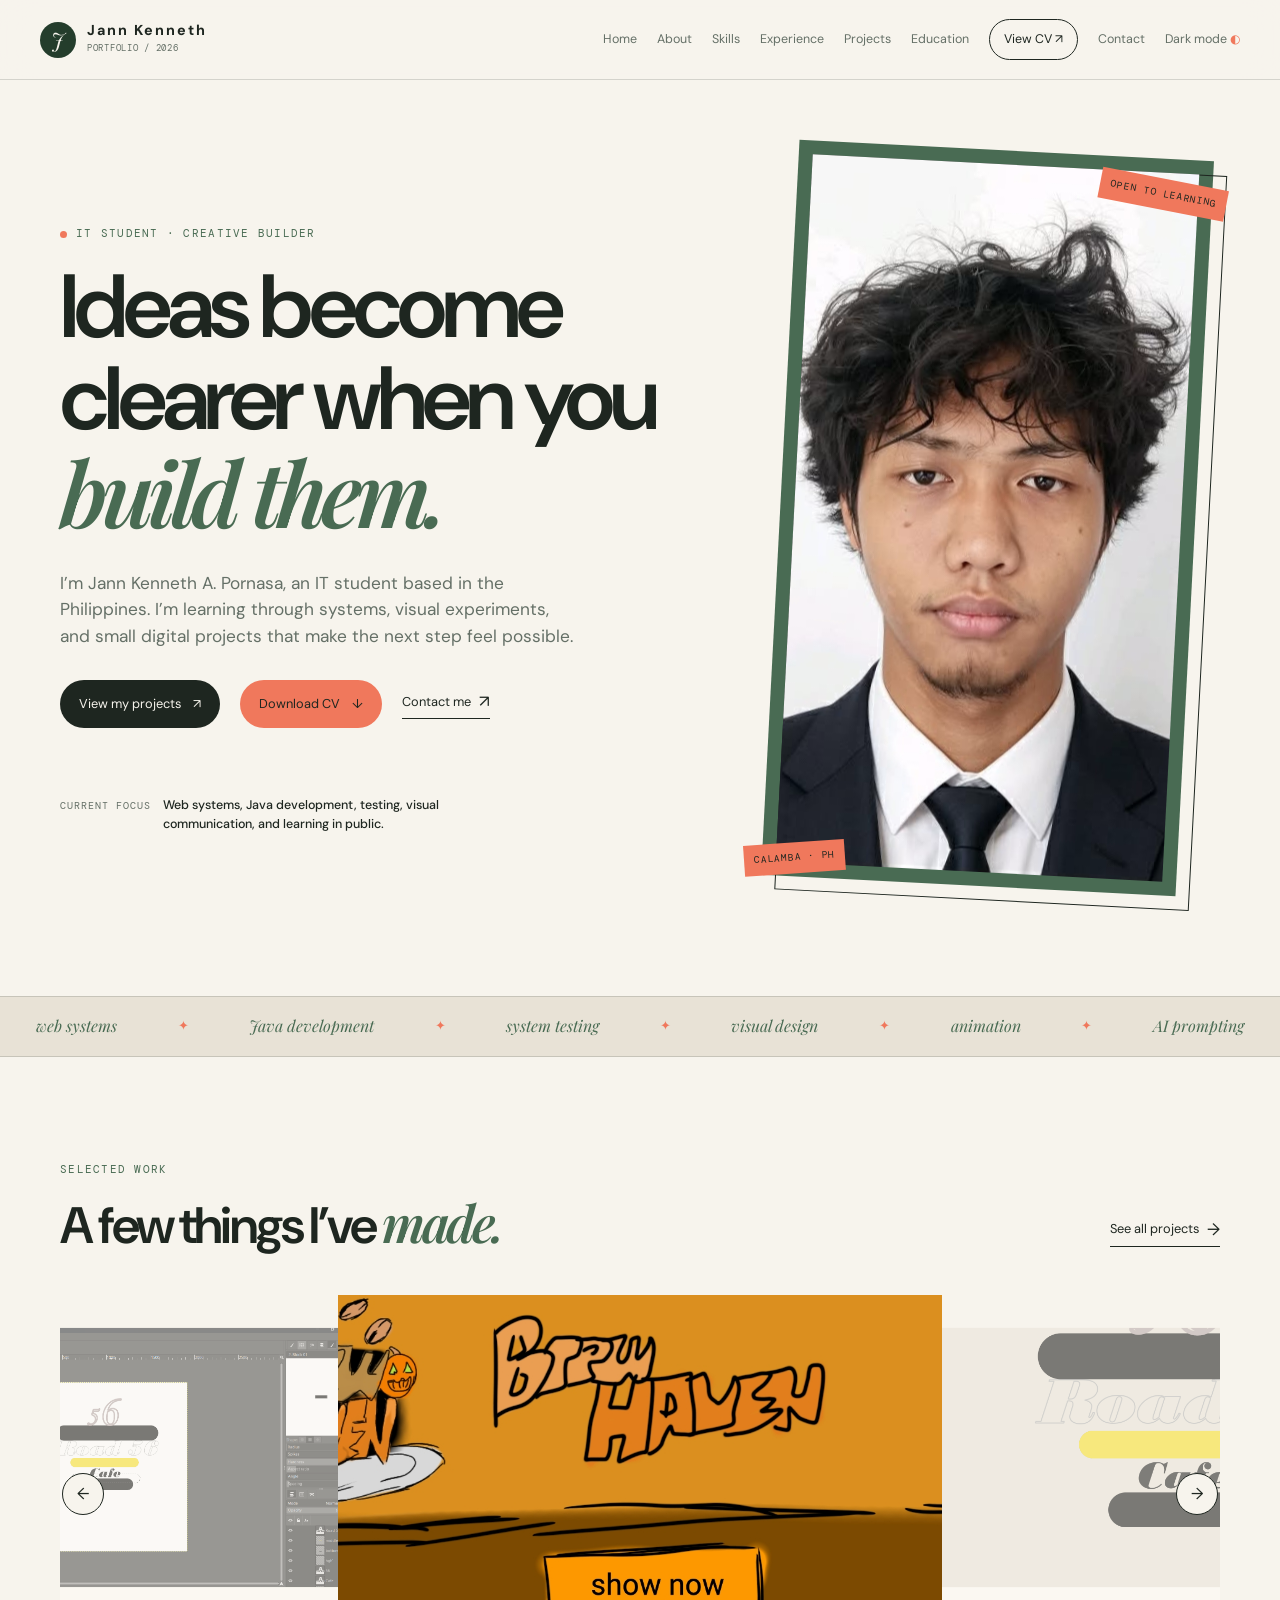
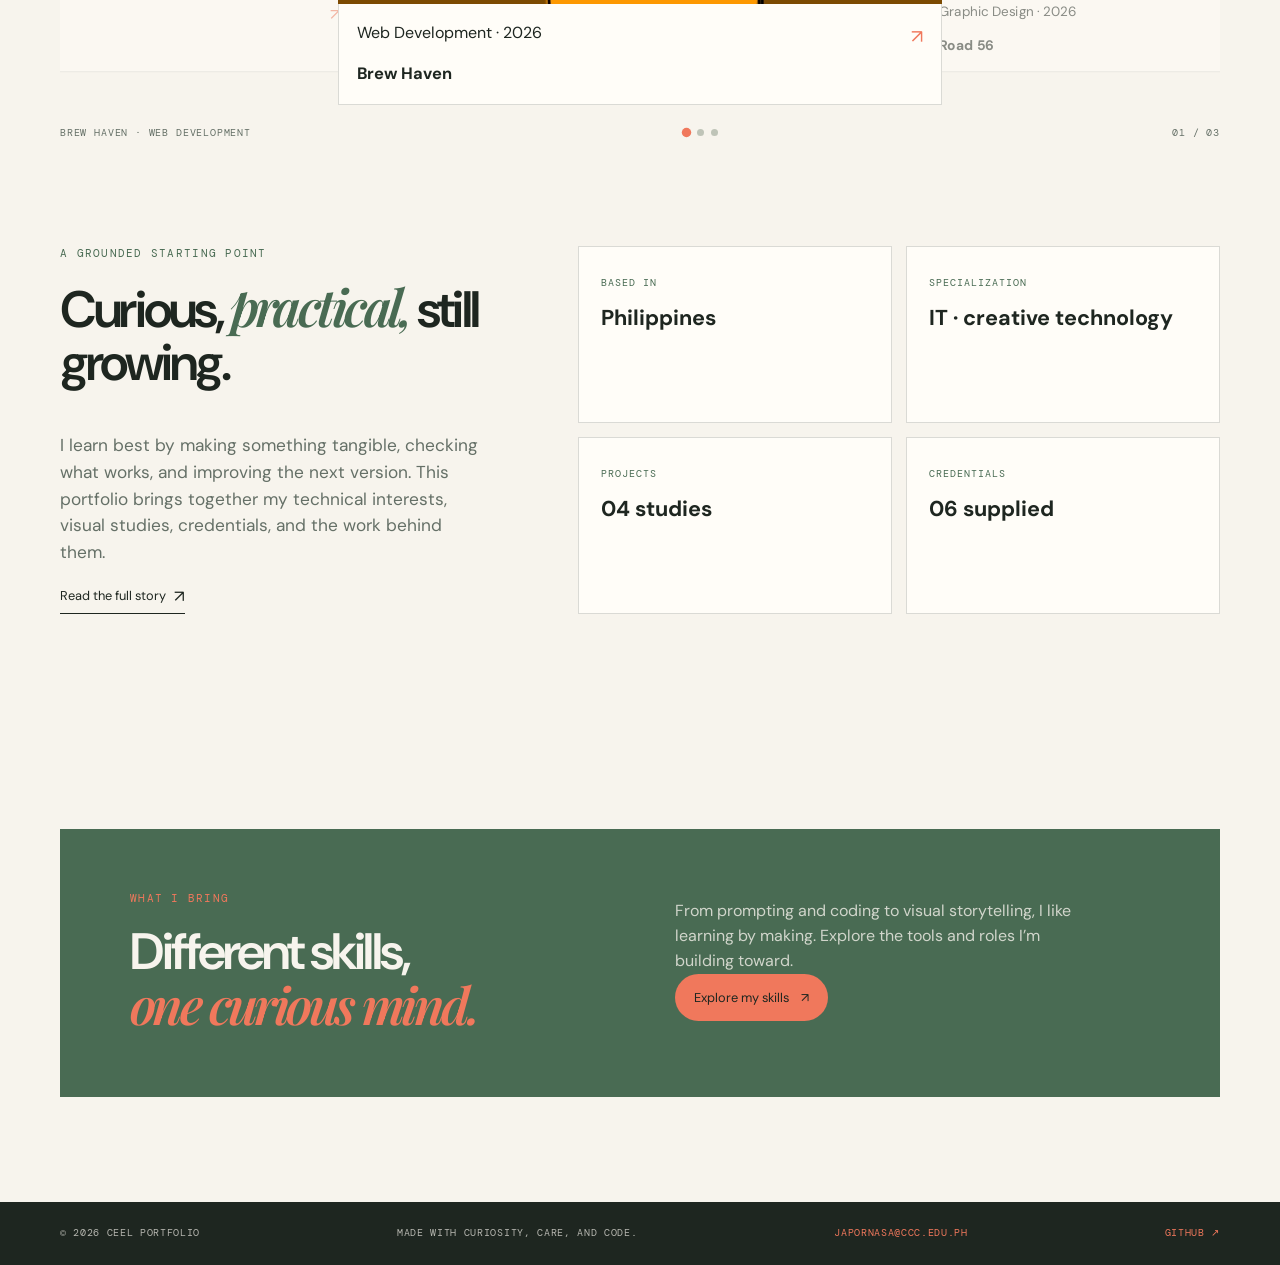
<file: index.html>
<!doctype html>
<html lang="en">
<head>
  <meta charset="UTF-8"><meta name="viewport" content="width=device-width, initial-scale=1">
  <meta name="description" content="Jann Kenneth A. Pornasa — IT student and creative technology builder in the Philippines.">
  <meta property="og:title" content="Jann Kenneth A. Pornasa | CEEL Portfolio"><meta property="og:description" content="A practical, visual learning archive of systems, projects, and credentials."><meta property="og:type" content="website"><meta property="og:image" content="images/profile/profile.jpg">
  <link rel="canonical" href="/"><link rel="icon" href="favicon.svg" type="image/svg+xml"><link rel="manifest" href="site.webmanifest"><link rel="stylesheet" href="styles.css">
  <title>Jann Kenneth A. Pornasa | CEEL Portfolio</title>
</head>
<body data-page="home">
  <a class="skip-link" href="#main">Skip to content</a>
  <header class="site-header"><a class="brand" href="index.html" aria-label="CEEL Portfolio home"><span class="brand-mark">J</span><span><strong>Jann Kenneth</strong><small>portfolio / <span data-year>2026</span></small></span></a><button class="menu-toggle" type="button" aria-expanded="false" aria-controls="site-nav">Menu</button><nav class="site-nav" id="site-nav" aria-label="Primary navigation"><a data-page-link="home" href="index.html">Home</a><a data-page-link="about" href="about.html">About</a><a data-page-link="skills" href="skills.html">Skills</a><a data-page-link="experience" href="experience.html">Experience</a><a data-page-link="projects" href="projects.html">Projects</a><a data-page-link="education" href="education.html">Education</a><a data-page-link="cv" class="nav-pill" href="cv.html">View CV <span aria-hidden="true">↗</span></a><a data-page-link="contact" href="contact.html">Contact</a><button id="themeToggle" class="theme-toggle" type="button" aria-pressed="false">Dark mode <span aria-hidden="true">◐</span></button></nav></header>
  <main id="main">
    <section class="hero container"><div><p class="eyebrow"><span class="eyebrow-dot"></span> IT student · creative builder</p><h1>Ideas become clearer when you <em>build them.</em></h1><p class="hero-lede">I’m Jann Kenneth A. Pornasa, an IT student based in the Philippines. I’m learning through systems, visual experiments, and small digital projects that make the next step feel possible.</p><div class="hero-actions"><a class="button button-dark" href="projects.html">View my projects <span aria-hidden="true">↗</span></a><a class="button button-coral" href="assets/cv/Jann-Kenneth-Pornasa-CV.pdf" download>Download CV <span aria-hidden="true">↓</span></a><a class="text-link" href="contact.html">Contact me <span aria-hidden="true">↗</span></a></div><div class="hero-note"><span>Current focus</span><strong>Web systems, Java development, testing, visual communication, and learning in public.</strong></div></div><div class="hero-portrait-wrap"><div class="portrait-frame"><img src="images/profile/profile.jpg" alt="Portrait of Jann Kenneth A. Pornasa" width="720" height="708" fetchpriority="high"><span class="portrait-tag tag-top">open to learning</span><span class="portrait-tag tag-bottom">Calamba · PH</span></div></div></section>
    <section class="marquee-strip" aria-label="Areas of interest"><div class="marquee-track"><span>web systems</span><i>✦</i><span>Java development</span><i>✦</i><span>system testing</span><i>✦</i><span>visual design</span><i>✦</i><span>animation</span><i>✦</i><span>AI prompting</span></div></section>
    <section class="featured container section-space"><div class="section-heading"><div><p class="eyebrow">Selected work</p><h2>A few things I’ve <em>made.</em></h2></div><a class="text-link" href="projects.html">See all projects <span aria-hidden="true">→</span></a></div><div class="carousel-shell" id="featuredCarousel" aria-label="Featured projects"><button class="carousel-control carousel-prev" type="button" aria-label="Previous featured project">←</button><div class="carousel-viewport"><div class="carousel-track" id="featuredTrack"></div></div><button class="carousel-control carousel-next" type="button" aria-label="Next featured project">→</button><div class="carousel-meta"><p id="carouselCaption">Featured work</p><div class="carousel-dots" id="carouselDots" aria-label="Choose featured project"></div><p class="carousel-count" id="carouselCount">01 / 03</p></div></div></section>
    <section class="home-slice container"><div class="home-slice-copy"><p class="eyebrow">A grounded starting point</p><h2>Curious, <em>practical,</em> still growing.</h2><p>I learn best by making something tangible, checking what works, and improving the next version. This portfolio brings together my technical interests, visual studies, credentials, and the work behind them.</p><a class="text-link" href="about.html">Read the full story <span aria-hidden="true">↗</span></a></div><div class="home-facts"><div class="fact-card"><span>Based in</span><strong>Philippines</strong></div><div class="fact-card"><span>Specialization</span><strong>IT · creative technology</strong></div><div class="fact-card"><span>Projects</span><strong>04 studies</strong></div><div class="fact-card"><span>Credentials</span><strong>06 supplied</strong></div></div></section>
    <section class="container section-space"><div class="teaser-card"><div><p class="eyebrow">What I bring</p><h2>Different skills,<br><em>one curious mind.</em></h2></div><div><p>From prompting and coding to visual storytelling, I like learning by making. Explore the tools and roles I’m building toward.</p><a class="button button-coral" href="skills.html">Explore my skills <span aria-hidden="true">↗</span></a></div></div></section>
  </main>
  <footer class="site-footer"><div class="container footer-inner"><span>© <span data-year>2026</span> CEEL Portfolio</span><span>Made with curiosity, care, and code.</span><a data-contact-email href="mailto:japornasa@ccc.edu.ph">japornasa@ccc.edu.ph</a><a class="footer-social" href="https://github.com/kirarara100" target="_blank" rel="noopener noreferrer">GitHub ↗</a></div></footer>
  <script src="script.js" defer></script>
</body></html>
</file>
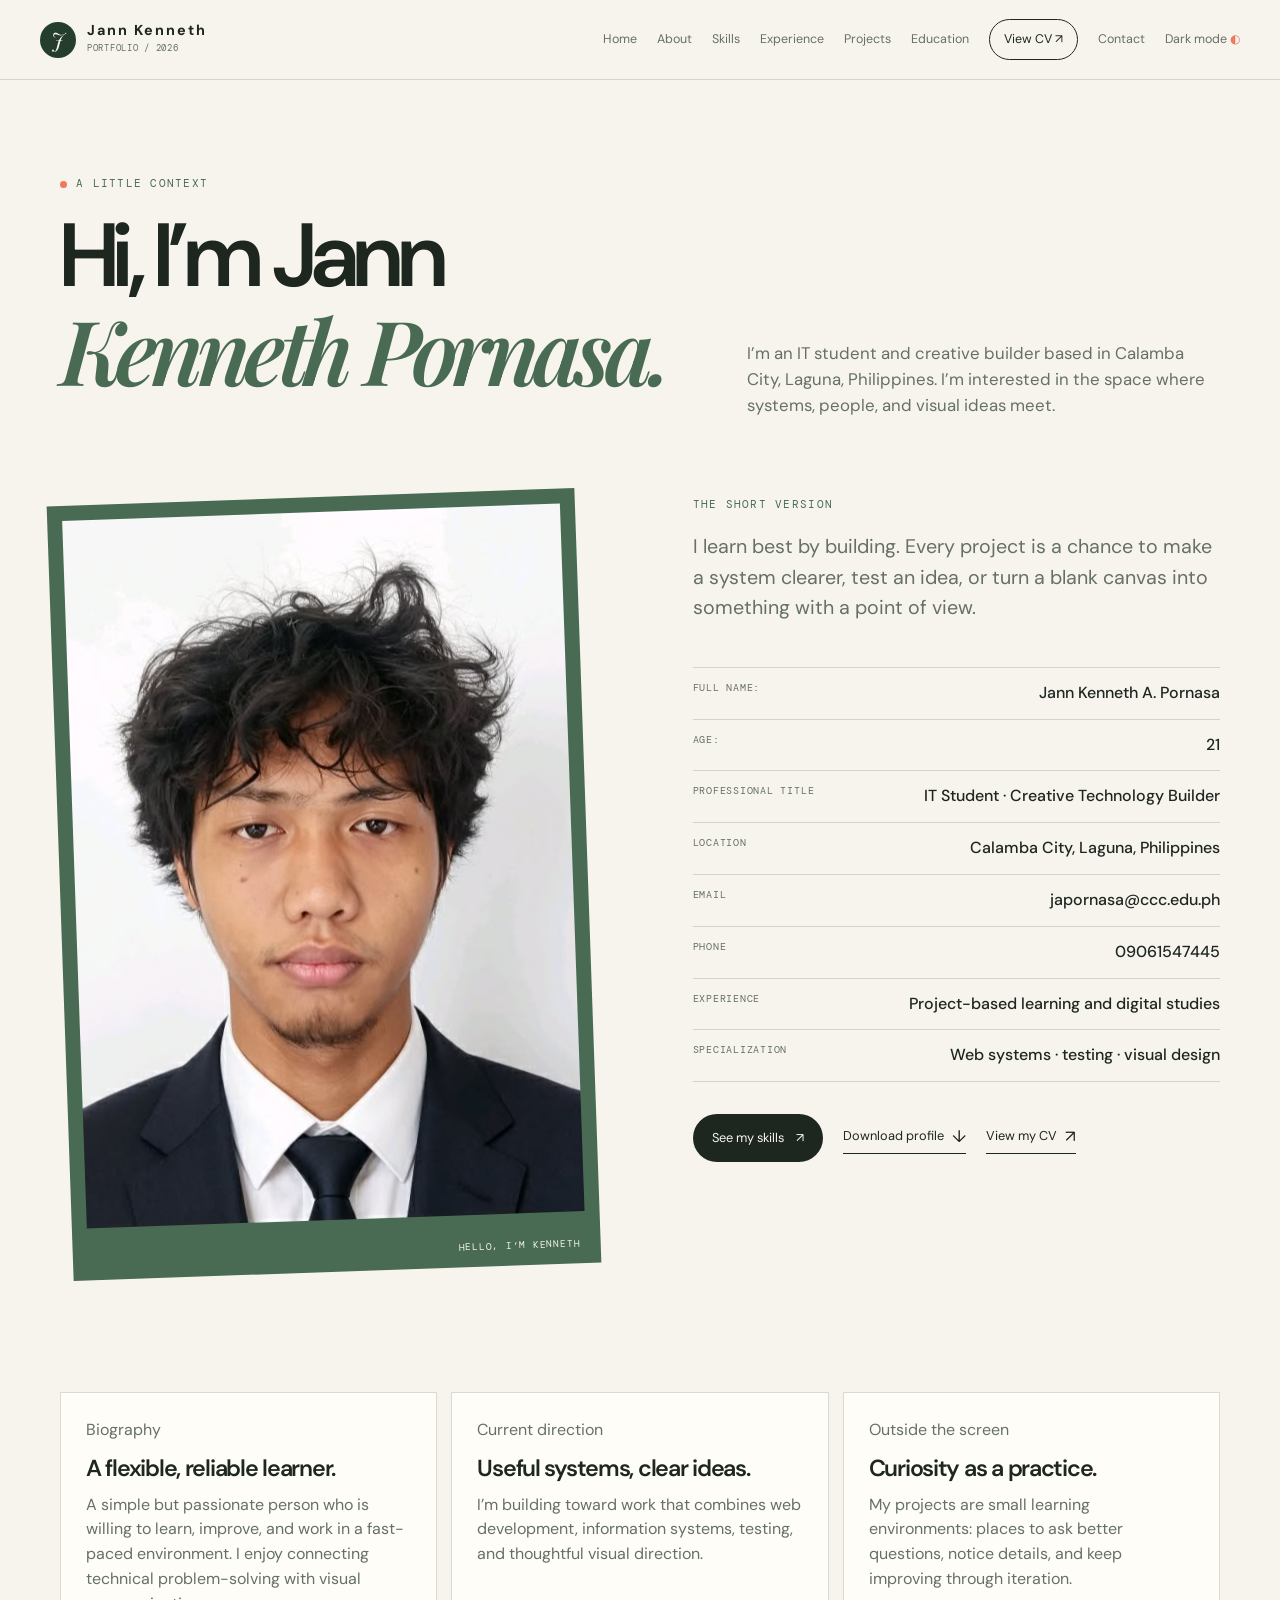
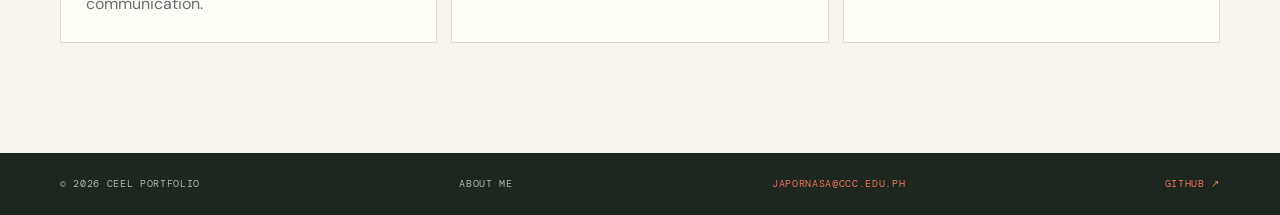
<file: about.html>
<!doctype html>
<html lang="en"><head><meta charset="UTF-8"><meta name="viewport" content="width=device-width, initial-scale=1"><meta name="description" content="About Jann Kenneth A. Pornasa, IT student and creative technology builder."><meta property="og:title" content="About Jann Kenneth A. Pornasa | CEEL Portfolio"><link rel="canonical" href="/about.html"><link rel="icon" href="favicon.svg" type="image/svg+xml"><link rel="manifest" href="site.webmanifest"><link rel="stylesheet" href="styles.css"><title>About | CEEL Portfolio</title></head>
<body data-page="about"><a class="skip-link" href="#main">Skip to content</a><header class="site-header"><a class="brand" href="index.html" aria-label="CEEL Portfolio home"><span class="brand-mark">J</span><span><strong>Jann Kenneth</strong><small>portfolio / <span data-year>2026</span></small></span></a><button class="menu-toggle" type="button" aria-expanded="false" aria-controls="site-nav">Menu</button><nav class="site-nav" id="site-nav" aria-label="Primary navigation"><a data-page-link="home" href="index.html">Home</a><a data-page-link="about" href="about.html">About</a><a data-page-link="skills" href="skills.html">Skills</a><a data-page-link="experience" href="experience.html">Experience</a><a data-page-link="projects" href="projects.html">Projects</a><a data-page-link="education" href="education.html">Education</a><a data-page-link="cv" class="nav-pill" href="cv.html">View CV <span aria-hidden="true">↗</span></a><a data-page-link="contact" href="contact.html">Contact</a><button id="themeToggle" class="theme-toggle" type="button" aria-pressed="false">Dark mode <span aria-hidden="true">◐</span></button></nav></header>
<main id="main"><section class="page-hero container page-hero-split"><div><p class="eyebrow"><span class="eyebrow-dot"></span> A little context</p><h1>Hi, I’m Jann<br><em>Kenneth Pornasa.</em></h1></div><p>I’m an IT student and creative builder based in Calamba City, Laguna, Philippines. I’m interested in the space where systems, people, and visual ideas meet.</p></section><section class="about-grid container"><div class="about-image"><img src="images/profile/profile.jpg" alt="Portrait of Jann Kenneth A. Pornasa" width="720" height="708" loading="lazy"><span>hello, I’m kenneth</span></div><div class="about-copy"><p class="eyebrow">The short version</p><p class="large-copy">I learn best by building. Every project is a chance to make a system clearer, test an idea, or turn a blank canvas into something with a point of view.</p><div class="about-facts"><div><span>Full name:</span><strong>Jann Kenneth A. Pornasa</strong></div>
<div><span>Age:</span><strong>21</strong></div>
<div><span>Professional title</span><strong>IT Student · Creative Technology Builder</strong></div><div><span>Location</span><strong>Calamba City, Laguna, Philippines</strong></div><div><span>Email</span><strong><a data-contact-email href="mailto:japornasa@ccc.edu.ph">japornasa@ccc.edu.ph</a></strong></div><div><span>Phone</span><strong><a data-contact-phone href="tel:09061547445">09061547445</a></strong></div><div><span>Experience</span><strong>Project-based learning and digital studies</strong></div><div><span>Specialization</span><strong>Web systems · testing · visual design</strong></div></div><div class="about-actions"><a class="button button-dark" href="skills.html">See my skills <span aria-hidden="true">↗</span></a><a class="text-link" href="images/profile/profile.jpg" download="Jann-Kenneth-Pornasa-profile.jpg">Download profile <span aria-hidden="true">↓</span></a><a class="text-link" href="cv.html">View my CV <span aria-hidden="true">↗</span></a></div></div></section><section class="info-grid container"><article class="info-card"><p class="card-kicker">Biography</p><h2>A flexible, reliable learner.</h2><p>A simple but passionate person who is willing to learn, improve, and work in a fast-paced environment. I enjoy connecting technical problem-solving with visual communication.</p></article><article class="info-card"><p class="card-kicker">Current direction</p><h2>Useful systems, clear ideas.</h2><p>I’m building toward work that combines web development, information systems, testing, and thoughtful visual direction.</p></article><article class="info-card"><p class="card-kicker">Outside the screen</p><h2>Curiosity as a practice.</h2><p>My projects are small learning environments: places to ask better questions, notice details, and keep improving through iteration.</p></article></section></main><footer class="site-footer"><div class="container footer-inner"><span>© <span data-year>2026</span> CEEL Portfolio</span><span>About me</span><a data-contact-email href="mailto:japornasa@ccc.edu.ph">japornasa@ccc.edu.ph</a><a class="footer-social" href="https://github.com/kirarara100" target="_blank" rel="noopener noreferrer">GitHub ↗</a></div></footer><script src="script.js" defer></script></body></html>
</file>
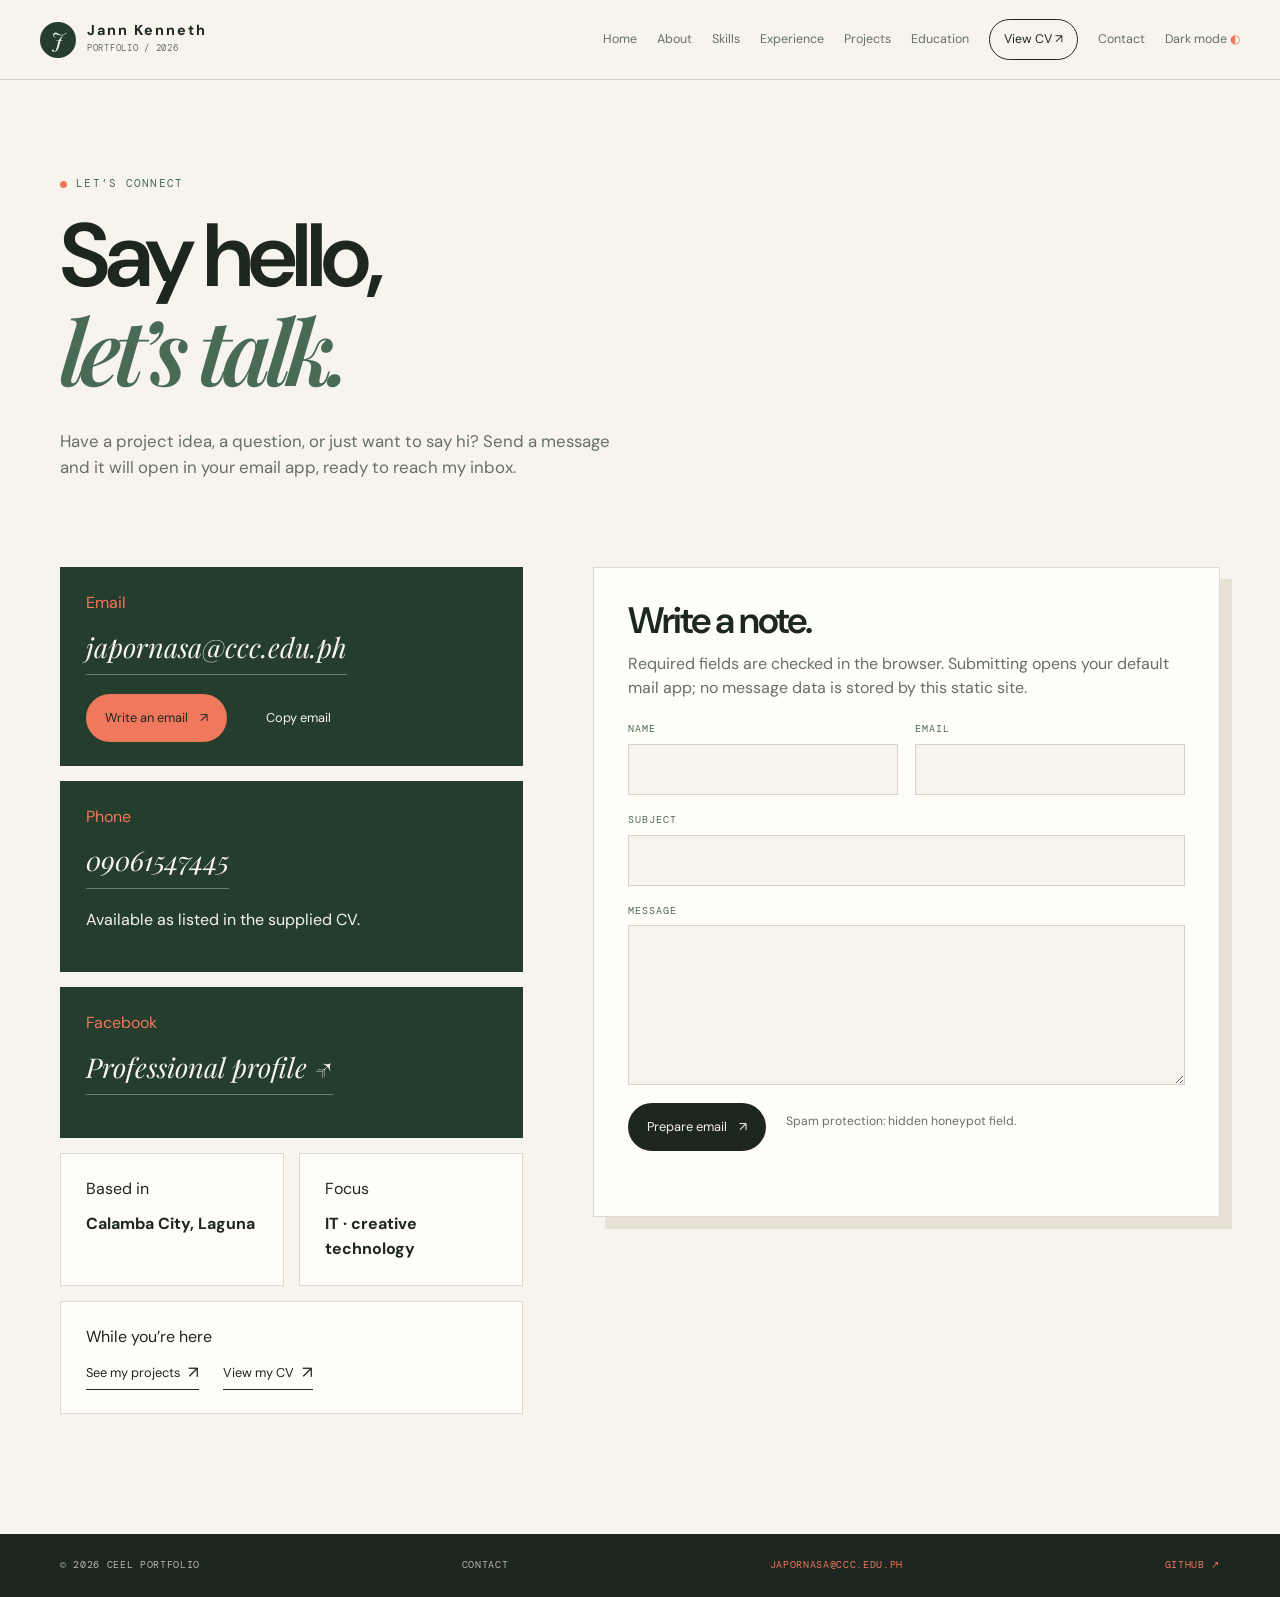
<file: contact.html>
<!doctype html>
<html lang="en"><head><meta charset="UTF-8"><meta name="viewport" content="width=device-width, initial-scale=1"><meta name="description" content="Contact Jann Kenneth A. Pornasa about projects, questions, or opportunities."><meta property="og:title" content="Contact | CEEL Portfolio"><link rel="canonical" href="/contact.html"><link rel="icon" href="favicon.svg" type="image/svg+xml"><link rel="manifest" href="site.webmanifest"><link rel="stylesheet" href="styles.css"><title>Contact | CEEL Portfolio</title></head>
<body data-page="contact"><a class="skip-link" href="#main">Skip to content</a><header class="site-header"><a class="brand" href="index.html"><span class="brand-mark">J</span><span><strong>Jann Kenneth</strong><small>portfolio / <span data-year>2026</span></small></span></a><button class="menu-toggle" type="button" aria-expanded="false" aria-controls="site-nav">Menu</button><nav class="site-nav" id="site-nav" aria-label="Primary navigation"><a data-page-link="home" href="index.html">Home</a><a data-page-link="about" href="about.html">About</a><a data-page-link="skills" href="skills.html">Skills</a><a data-page-link="experience" href="experience.html">Experience</a><a data-page-link="projects" href="projects.html">Projects</a><a data-page-link="education" href="education.html">Education</a><a data-page-link="cv" class="nav-pill" href="cv.html">View CV <span aria-hidden="true">↗</span></a><a data-page-link="contact" href="contact.html">Contact</a><button id="themeToggle" class="theme-toggle" type="button" aria-pressed="false">Dark mode <span aria-hidden="true">◐</span></button></nav></header>
<main id="main"><section class="page-hero container"><p class="eyebrow"><span class="eyebrow-dot"></span> Let’s connect</p><h1>Say hello,<br><em>let’s talk.</em></h1><p>Have a project idea, a question, or just want to say hi? Send a message and it will open in your email app, ready to reach my inbox.</p></section><section class="contact-section container"><div class="contact-info"><div class="contact-card contact-card-main"><p class="card-kicker">Email</p><a class="contact-email" data-contact-email href="mailto:japornasa@ccc.edu.ph">japornasa@ccc.edu.ph</a><div class="contact-buttons"><a class="button button-coral" href="mailto:japornasa@ccc.edu.ph">Write an email <span aria-hidden="true">↗</span></a><button class="button button-outline" type="button" id="copyEmail">Copy email</button></div></div><div class="contact-card contact-card-main"><p class="card-kicker">Phone</p><a class="contact-email" data-contact-phone href="tel:09061547445">09061547445</a><p>Available as listed in the supplied CV.</p></div><div class="contact-card contact-card-main"><p class="card-kicker">Facebook</p><a class="contact-email" href="https://www.facebook.com/jannkenneth.pornasa.94/" target="_blank" rel="noopener noreferrer">Professional profile <span aria-hidden="true">↗</span></a></div><div class="contact-facts"><div class="contact-card"><p class="card-kicker">Based in</p><strong>Calamba City, Laguna</strong></div><div class="contact-card"><p class="card-kicker">Focus</p><strong>IT · creative technology</strong></div></div><div class="contact-card"><p class="card-kicker">While you’re here</p><div class="contact-links"><a class="text-link" href="projects.html">See my projects <span aria-hidden="true">↗</span></a><a class="text-link" href="cv.html">View my CV <span aria-hidden="true">↗</span></a></div></div></div><form class="contact-form" id="contactForm"><h2>Write a note.</h2><p>Required fields are checked in the browser. Submitting opens your default mail app; no message data is stored by this static site.</p><div class="field-row"><div class="field"><label for="name">Name</label><input id="name" name="name" type="text" autocomplete="name" required></div><div class="field"><label for="email">Email</label><input id="email" name="email" type="email" autocomplete="email" required></div></div><div class="field"><label for="subject">Subject</label><input id="subject" name="subject" type="text" autocomplete="off"></div><div class="field"><label for="message">Message</label><textarea id="message" name="message" required></textarea></div><div class="field-note"><label for="website">Leave this field empty</label><input id="website" name="website" type="text" tabindex="-1" autocomplete="off"></div><div class="form-actions"><button class="button button-dark" type="submit">Prepare email <span aria-hidden="true">↗</span></button><p class="form-note">Spam protection: hidden honeypot field.</p></div><p class="form-status" id="formStatus" aria-live="polite"></p></form></section></main><footer class="site-footer"><div class="container footer-inner"><span>© <span data-year>2026</span> CEEL Portfolio</span><span>Contact</span><a data-contact-email href="mailto:japornasa@ccc.edu.ph">japornasa@ccc.edu.ph</a><a class="footer-social" href="https://github.com/kirarara100" target="_blank" rel="noopener noreferrer">GitHub ↗</a></div></footer><script src="script.js" defer></script></body></html>
</file>
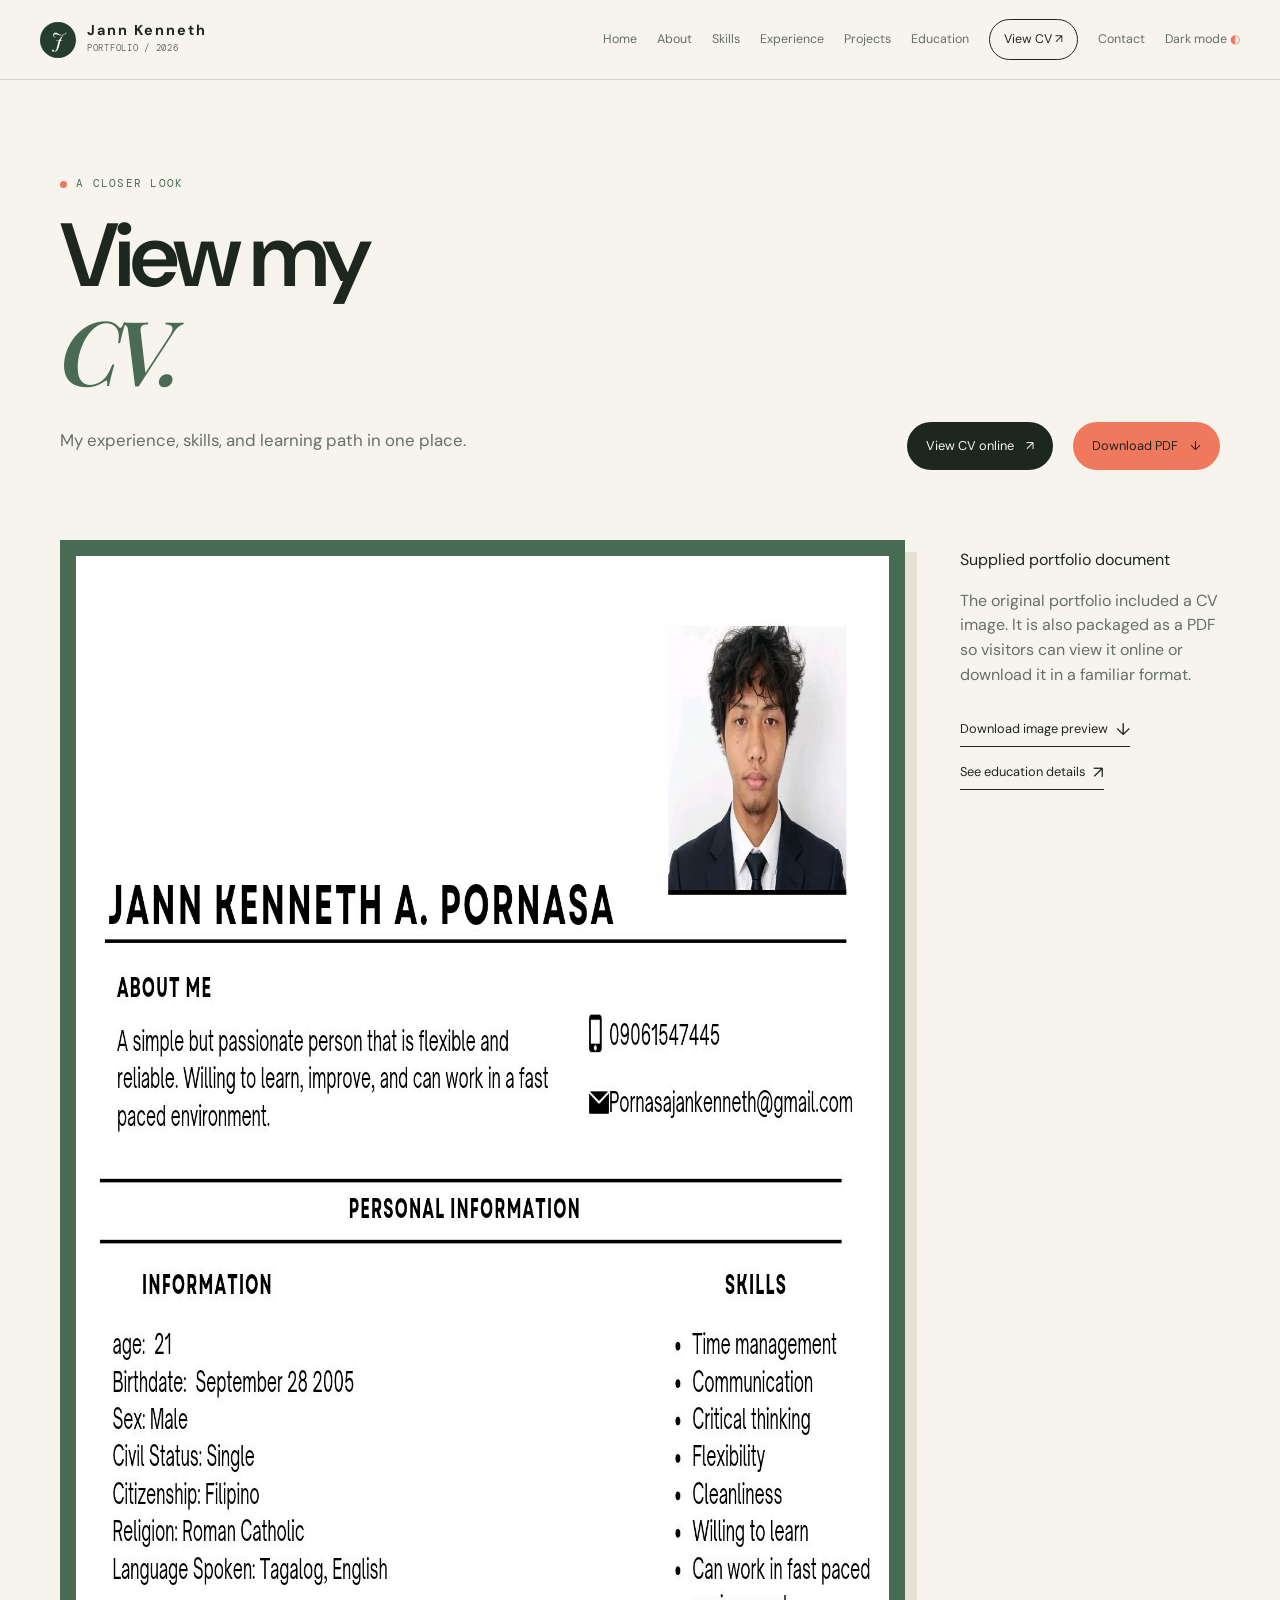
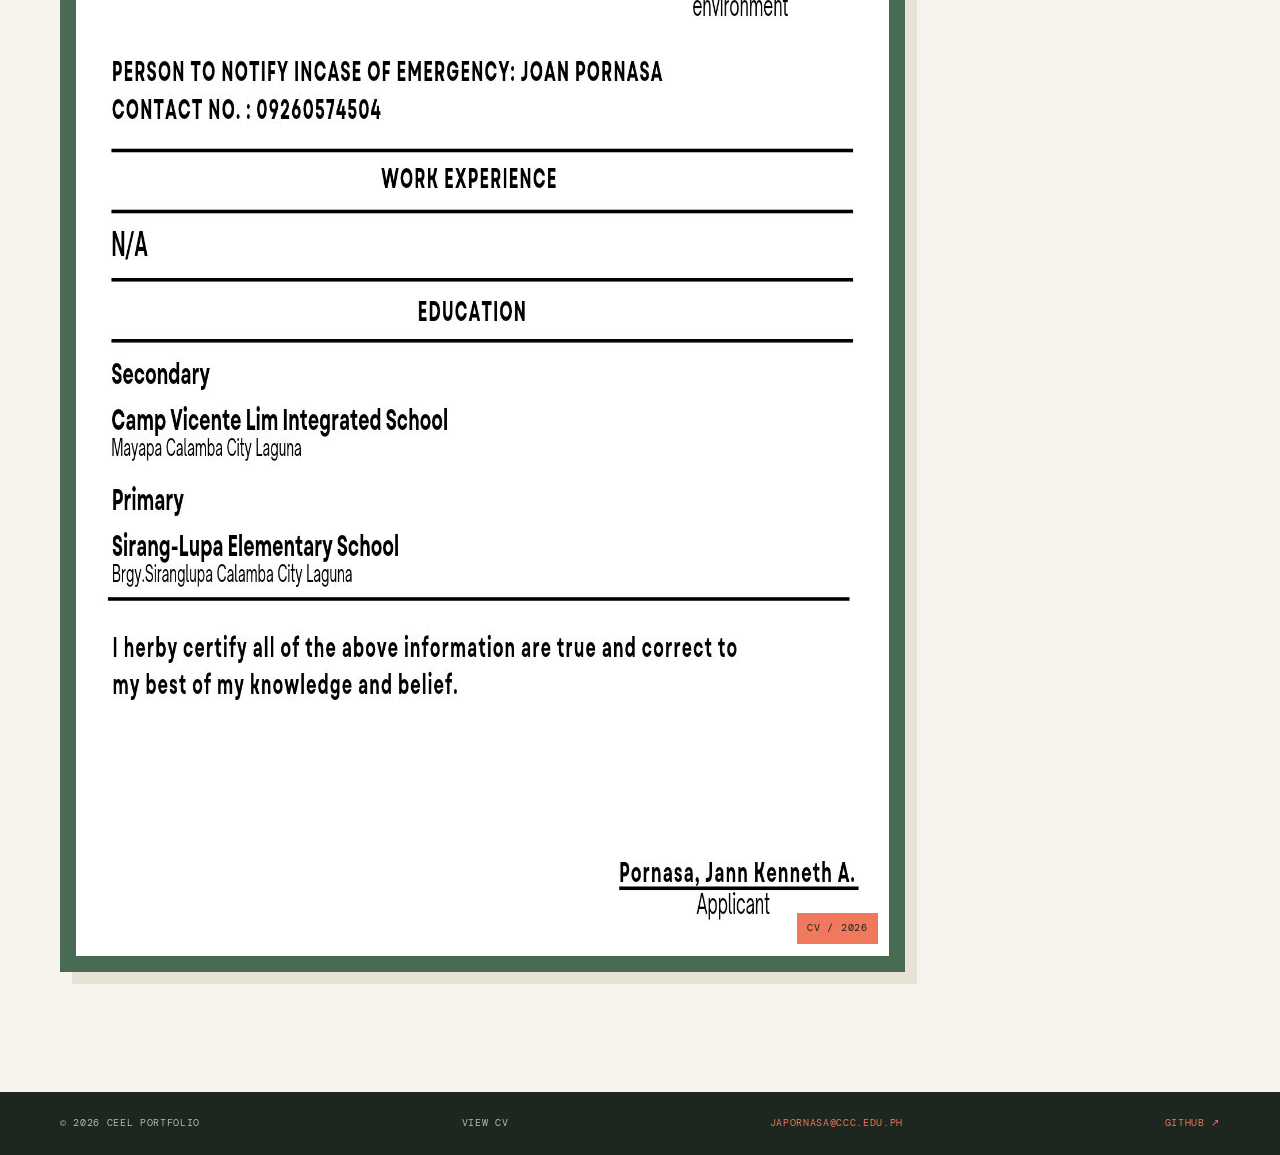
<file: cv.html>
<!doctype html>
<html lang="en"><head><meta charset="UTF-8"><meta name="viewport" content="width=device-width, initial-scale=1"><meta name="description" content="View and download the latest CV of Jann Kenneth A. Pornasa."><meta property="og:title" content="CV | CEEL Portfolio"><link rel="canonical" href="/cv.html"><link rel="icon" href="favicon.svg" type="image/svg+xml"><link rel="manifest" href="site.webmanifest"><link rel="stylesheet" href="styles.css"><title>CV | CEEL Portfolio</title></head>
<body data-page="cv"><a class="skip-link" href="#main">Skip to content</a><header class="site-header"><a class="brand" href="index.html"><span class="brand-mark">J</span><span><strong>Jann Kenneth</strong><small>portfolio / <span data-year>2026</span></small></span></a><button class="menu-toggle" type="button" aria-expanded="false" aria-controls="site-nav">Menu</button><nav class="site-nav" id="site-nav" aria-label="Primary navigation"><a data-page-link="home" href="index.html">Home</a><a data-page-link="about" href="about.html">About</a><a data-page-link="skills" href="skills.html">Skills</a><a data-page-link="experience" href="experience.html">Experience</a><a data-page-link="projects" href="projects.html">Projects</a><a data-page-link="education" href="education.html">Education</a><a data-page-link="cv" class="nav-pill" href="cv.html">View CV <span aria-hidden="true">↗</span></a><a data-page-link="contact" href="contact.html">Contact</a><button id="themeToggle" class="theme-toggle" type="button" aria-pressed="false">Dark mode <span aria-hidden="true">◐</span></button></nav></header>
<main id="main"><section class="page-hero container"><p class="eyebrow"><span class="eyebrow-dot"></span> A closer look</p><div class="cv-heading-row"><div><h1>View my<br><em>CV.</em></h1><p>My experience, skills, and learning path in one place.</p></div><div class="hero-actions"><a class="button button-dark" href="assets/cv/Jann-Kenneth-Pornasa-CV.pdf" target="_blank" rel="noopener">View CV online <span aria-hidden="true">↗</span></a><a class="button button-coral" href="assets/cv/Jann-Kenneth-Pornasa-CV.pdf" download="Jann-Kenneth-Pornasa-CV.pdf">Download PDF <span aria-hidden="true">↓</span></a></div></div></section><section class="cv-preview-section container"><div class="cv-preview-frame"><img src="images/cv/PornasaJannkennethCV.jpg" alt="Preview of Jann Kenneth A. Pornasa CV" width="1414" height="2000" loading="eager"><div class="cv-preview-label">CV / <span data-year>2026</span></div></div><div class="cv-actions"><p class="card-kicker">Supplied portfolio document</p><p>The original portfolio included a CV image. It is also packaged as a PDF so visitors can view it online or download it in a familiar format.</p><a class="text-link" href="images/cv/PornasaJannkennethCV.jpg" download="Jann-Kenneth-Pornasa-CV-preview.jpg">Download image preview <span aria-hidden="true">↓</span></a><a class="text-link" href="education.html">See education details <span aria-hidden="true">↗</span></a></div></section></main><footer class="site-footer"><div class="container footer-inner"><span>© <span data-year>2026</span> CEEL Portfolio</span><span>View CV</span><a data-contact-email href="mailto:japornasa@ccc.edu.ph">japornasa@ccc.edu.ph</a><a class="footer-social" href="https://github.com/kirarara100" target="_blank" rel="noopener noreferrer">GitHub ↗</a></div></footer><script src="script.js" defer></script></body></html>
</file>
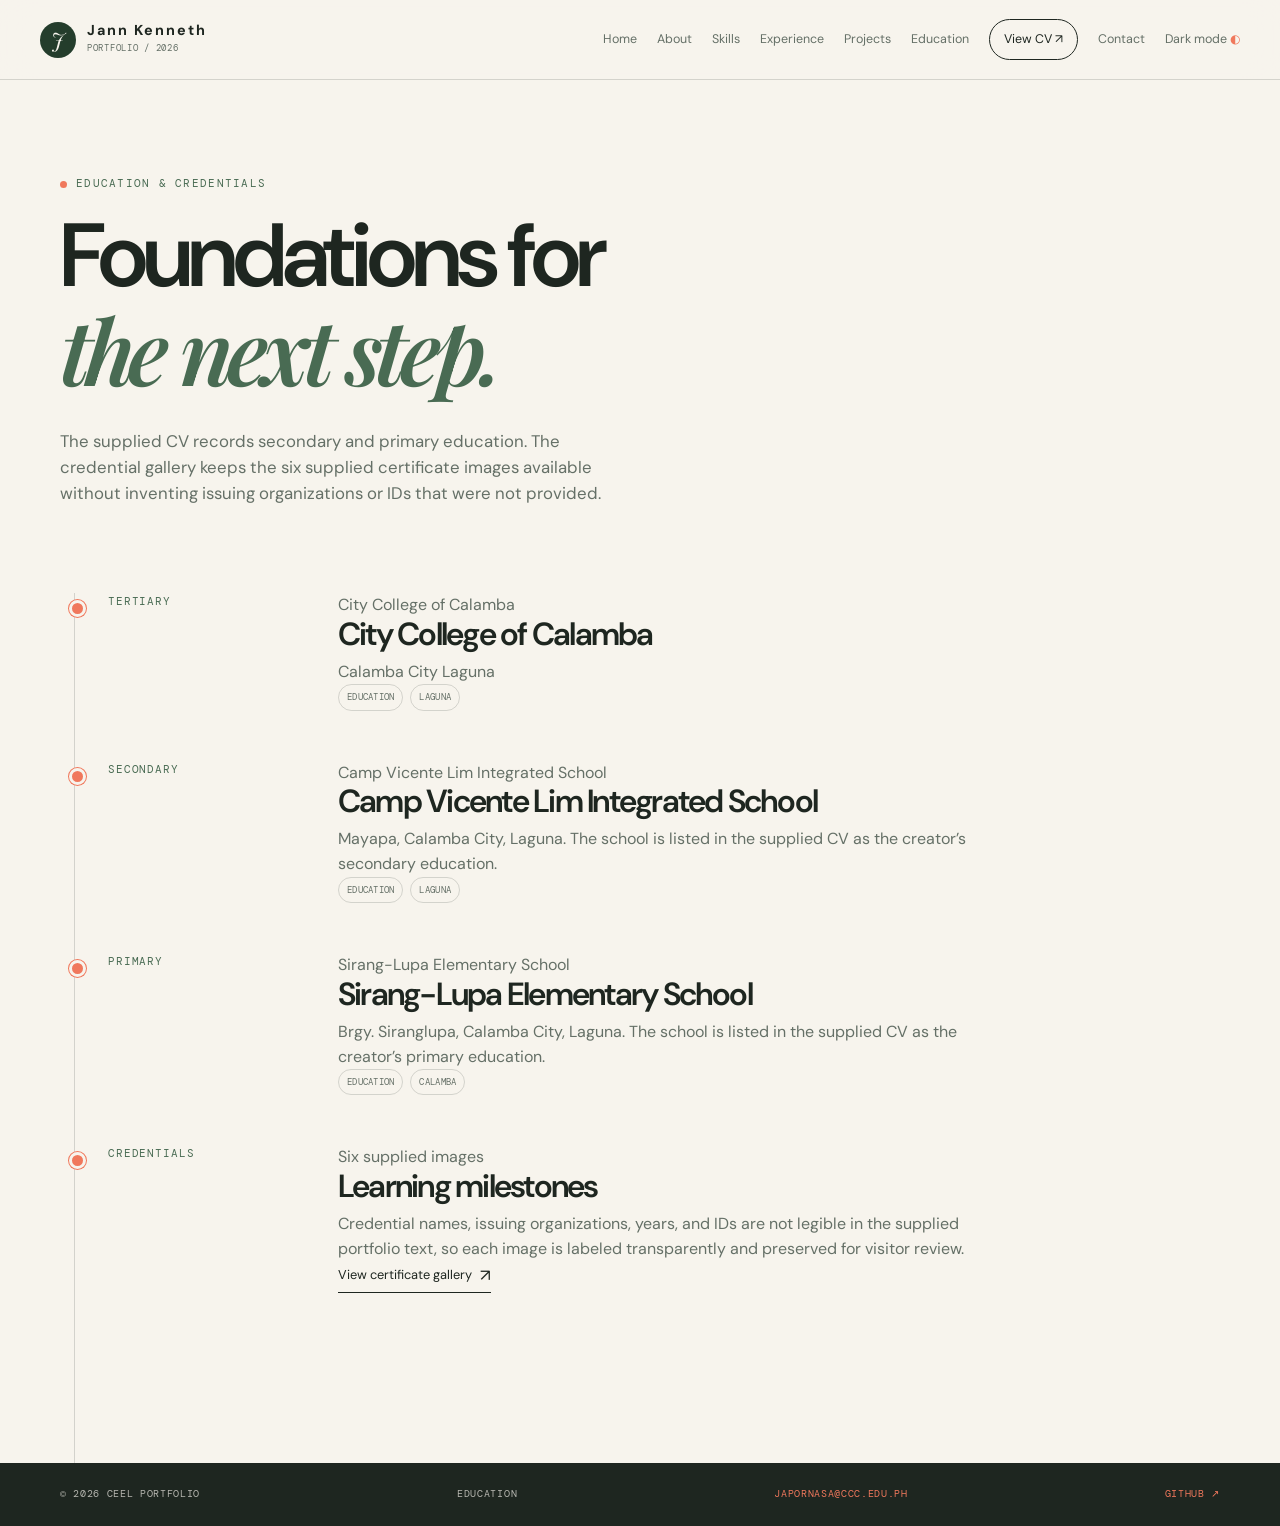
<file: education.html>
<!doctype html>
<html lang="en"><head><meta charset="UTF-8"><meta name="viewport" content="width=device-width, initial-scale=1"><meta name="description" content="Education and credentials for Jann Kenneth A. Pornasa."><meta property="og:title" content="Education | CEEL Portfolio"><link rel="canonical" href="/education.html"><link rel="icon" href="favicon.svg" type="image/svg+xml"><link rel="manifest" href="site.webmanifest"><link rel="stylesheet" href="styles.css"><title>Education | CEEL Portfolio</title></head>
<body data-page="education"><a class="skip-link" href="#main">Skip to content</a><header class="site-header"><a class="brand" href="index.html"><span class="brand-mark">J</span><span><strong>Jann Kenneth</strong><small>portfolio / <span data-year>2026</span></small></span></a><button class="menu-toggle" type="button" aria-expanded="false" aria-controls="site-nav">Menu</button><nav class="site-nav" id="site-nav" aria-label="Primary navigation"><a data-page-link="home" href="index.html">Home</a><a data-page-link="about" href="about.html">About</a><a data-page-link="skills" href="skills.html">Skills</a><a data-page-link="experience" href="experience.html">Experience</a><a data-page-link="projects" href="projects.html">Projects</a><a data-page-link="education" href="education.html">Education</a><a data-page-link="cv" class="nav-pill" href="cv.html">View CV <span aria-hidden="true">↗</span></a><a data-page-link="contact" href="contact.html">Contact</a><button id="themeToggle" class="theme-toggle" type="button" aria-pressed="false">Dark mode <span aria-hidden="true">◐</span></button></nav></header>
<main id="main"><section class="page-hero container"><p class="eyebrow"><span class="eyebrow-dot"></span> Education & credentials</p><h1>Foundations for<br><em>the next step.</em></h1><p>The supplied CV records secondary and primary education. The credential gallery keeps the six supplied certificate images available without inventing issuing organizations or IDs that were not provided.</p></section><section class="timeline container"><article class="timeline-item"><div class="timeline-date">Tertiary</div><div><p class="card-kicker">City College of Calamba</p><h2>City College of Calamba</h2><p>Calamba City Laguna</p><div class="tag-list"><span>Education</span><span>Laguna</span></div></div></article><article class="timeline-item"><div class="timeline-date">Secondary</div><div><p class="card-kicker">Camp Vicente Lim Integrated School</p><h2>Camp Vicente Lim Integrated School</h2><p>Mayapa, Calamba City, Laguna. The school is listed in the supplied CV as the creator’s secondary education.</p><div class="tag-list"><span>Education</span><span>Laguna</span></div></div></article><article class="timeline-item"><div class="timeline-date">Primary</div><div><p class="card-kicker">Sirang-Lupa Elementary School</p><h2>Sirang-Lupa Elementary School</h2><p>Brgy. Siranglupa, Calamba City, Laguna. The school is listed in the supplied CV as the creator’s primary education.</p><div class="tag-list"><span>Education</span><span>Calamba</span></div></div></article><article class="timeline-item"><div class="timeline-date">Credentials</div><div><p class="card-kicker">Six supplied images</p><h2>Learning milestones</h2><p>Credential names, issuing organizations, years, and IDs are not legible in the supplied portfolio text, so each image is labeled transparently and preserved for visitor review.</p><a class="text-link" href="certificates.html">View certificate gallery <span aria-hidden="true">↗</span></a></div></article></section></main><footer class="site-footer"><div class="container footer-inner"><span>© <span data-year>2026</span> CEEL Portfolio</span><span>Education</span><a data-contact-email href="mailto:japornasa@ccc.edu.ph">japornasa@ccc.edu.ph</a><a class="footer-social" href="https://github.com/kirarara100" target="_blank" rel="noopener noreferrer">GitHub ↗</a></div></footer><script src="script.js" defer></script></body></html>
</file>
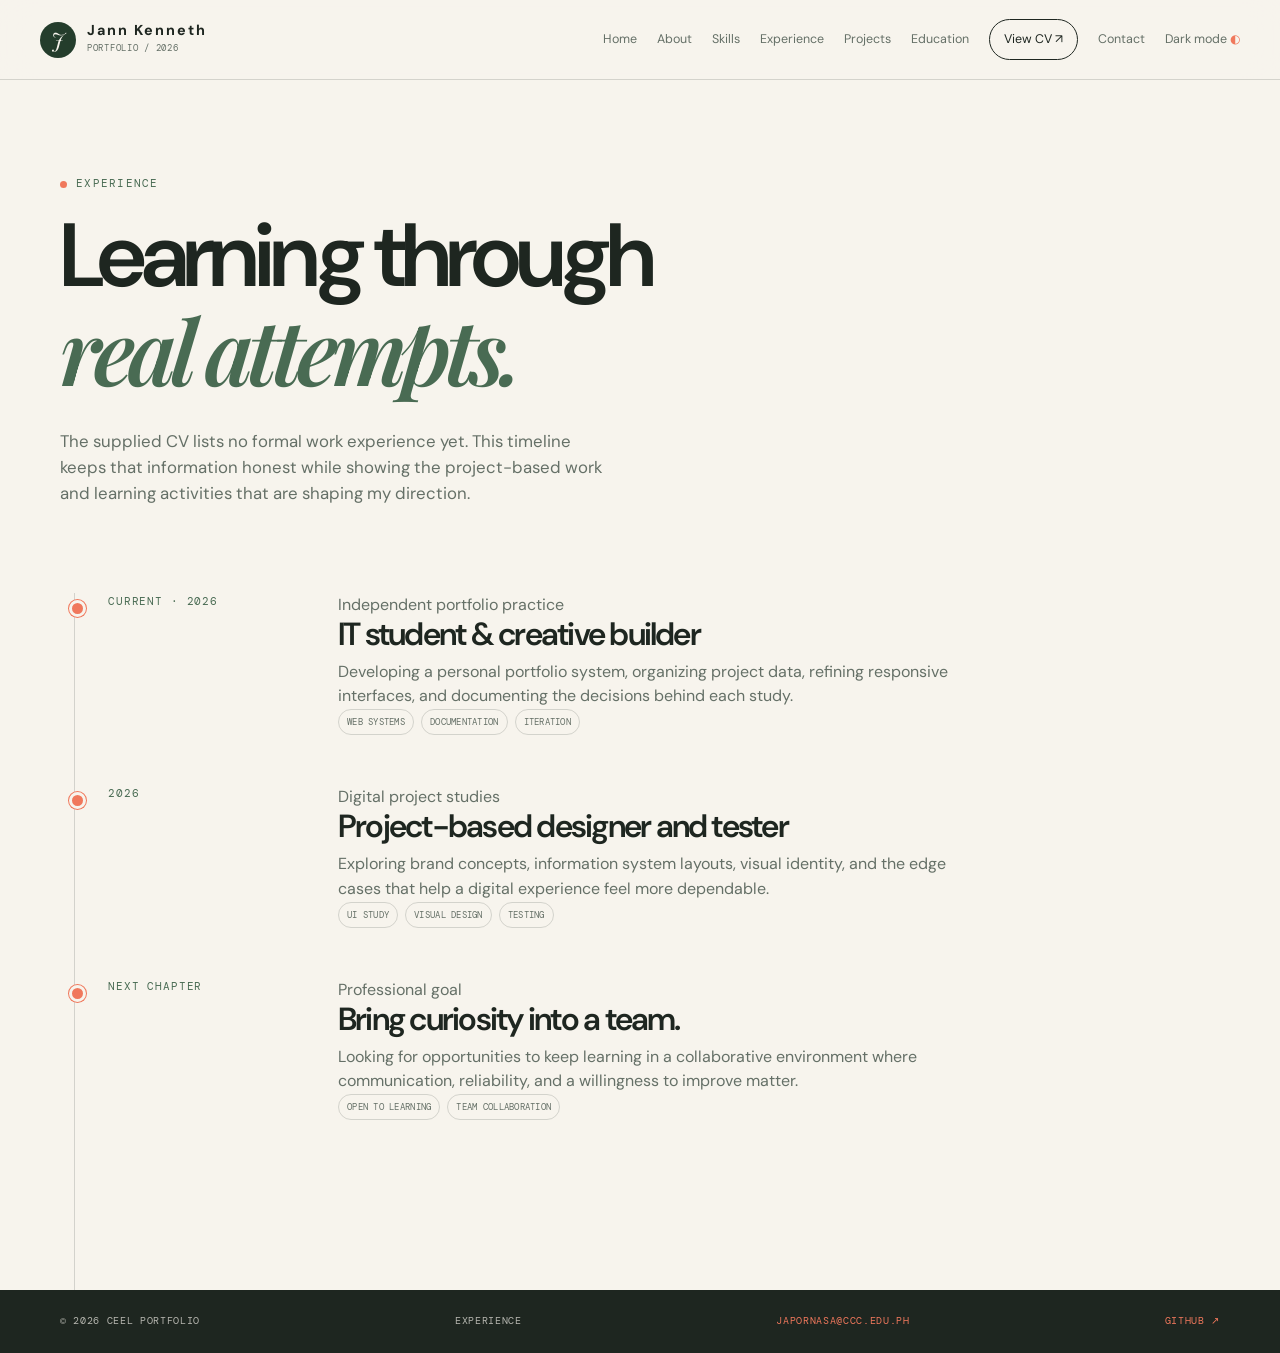
<file: experience.html>
<!doctype html>
<html lang="en"><head><meta charset="UTF-8"><meta name="viewport" content="width=device-width, initial-scale=1"><meta name="description" content="Experience and project-based learning timeline for Jann Kenneth A. Pornasa."><meta property="og:title" content="Experience | CEEL Portfolio"><link rel="canonical" href="/experience.html"><link rel="icon" href="favicon.svg" type="image/svg+xml"><link rel="manifest" href="site.webmanifest"><link rel="stylesheet" href="styles.css"><title>Experience | CEEL Portfolio</title></head>
<body data-page="experience"><a class="skip-link" href="#main">Skip to content</a><header class="site-header"><a class="brand" href="index.html"><span class="brand-mark">J</span><span><strong>Jann Kenneth</strong><small>portfolio / <span data-year>2026</span></small></span></a><button class="menu-toggle" type="button" aria-expanded="false" aria-controls="site-nav">Menu</button><nav class="site-nav" id="site-nav" aria-label="Primary navigation"><a data-page-link="home" href="index.html">Home</a><a data-page-link="about" href="about.html">About</a><a data-page-link="skills" href="skills.html">Skills</a><a data-page-link="experience" href="experience.html">Experience</a><a data-page-link="projects" href="projects.html">Projects</a><a data-page-link="education" href="education.html">Education</a><a data-page-link="cv" class="nav-pill" href="cv.html">View CV <span aria-hidden="true">↗</span></a><a data-page-link="contact" href="contact.html">Contact</a><button id="themeToggle" class="theme-toggle" type="button" aria-pressed="false">Dark mode <span aria-hidden="true">◐</span></button></nav></header>
<main id="main"><section class="page-hero container"><p class="eyebrow"><span class="eyebrow-dot"></span> Experience</p><h1>Learning through<br><em>real attempts.</em></h1><p>The supplied CV lists no formal work experience yet. This timeline keeps that information honest while showing the project-based work and learning activities that are shaping my direction.</p></section><section class="timeline container"><article class="timeline-item"><div class="timeline-date">Current · 2026</div><div><p class="card-kicker">Independent portfolio practice</p><h2>IT student & creative builder</h2><p>Developing a personal portfolio system, organizing project data, refining responsive interfaces, and documenting the decisions behind each study.</p><div class="tag-list"><span>Web systems</span><span>Documentation</span><span>Iteration</span></div></div></article><article class="timeline-item"><div class="timeline-date">2026</div><div><p class="card-kicker">Digital project studies</p><h2>Project-based designer and tester</h2><p>Exploring brand concepts, information system layouts, visual identity, and the edge cases that help a digital experience feel more dependable.</p><div class="tag-list"><span>UI study</span><span>Visual design</span><span>Testing</span></div></div></article><article class="timeline-item"><div class="timeline-date">Next chapter</div><div><p class="card-kicker">Professional goal</p><h2>Bring curiosity into a team.</h2><p>Looking for opportunities to keep learning in a collaborative environment where communication, reliability, and a willingness to improve matter.</p><div class="tag-list"><span>Open to learning</span><span>Team collaboration</span></div></div></article></section></main><footer class="site-footer"><div class="container footer-inner"><span>© <span data-year>2026</span> CEEL Portfolio</span><span>Experience</span><a data-contact-email href="mailto:japornasa@ccc.edu.ph">japornasa@ccc.edu.ph</a><a class="footer-social" href="https://github.com/kirarara100" target="_blank" rel="noopener noreferrer">GitHub ↗</a></div></footer><script src="script.js" defer></script></body></html>
</file>
<file: styles.css>
@import url('https://fonts.googleapis.com/css2?family=DM+Mono:wght@400;500&family=DM+Sans:wght@400;500;600;700&family=Playfair+Display:ital,wght@0,600;0,700;1,600;1,700&display=swap');
:root { --ink:#1e2620; --muted:#657067; --paper:#f7f4ed; --paper-deep:#e8e2d6; --green:#496b53; --green-dark:#243d2c; --coral:#f0785c; --line:rgba(30,38,32,.16); --white:#fffdf8; --serif:'Playfair Display',Georgia,serif; --sans:'DM Sans',Arial,sans-serif; --mono:'DM Mono',monospace; --shadow:12px 12px 0 var(--paper-deep); }
:root[data-theme='dark'] { --ink:#f4f0e8; --muted:#b3b9ad; --paper:#18211b; --paper-deep:#243129; --green:#8ab18e; --green-dark:#0d1710; --coral:#ff9278; --line:rgba(244,240,232,.18); --white:#202b23; --shadow:12px 12px 0 #0e1711; }
* { box-sizing:border-box; }
html { scroll-behavior:smooth; }
body { min-width:320px; margin:0; background:var(--paper); color:var(--ink); font-family:var(--sans); line-height:1.55; }
body.modal-open { overflow:hidden; }
a { color:inherit; text-decoration:none; }
button,input,select,textarea { font:inherit; }
button { color:inherit; }
img { display:block; max-width:100%; }
.container { width:min(1160px,calc(100% - 80px)); margin:0 auto; }
.skip-link { position:absolute; top:-50px; left:20px; z-index:100; padding:10px 14px; background:var(--coral); color:var(--ink); }
.skip-link:focus { top:12px; }
.site-header { position:sticky; top:0; z-index:20; display:flex; align-items:center; justify-content:space-between; gap:24px; min-height:80px; padding:0 40px; background:color-mix(in srgb,var(--paper) 92%,transparent); border-bottom:1px solid var(--line); backdrop-filter:blur(16px); }
.brand { display:flex; align-items:center; gap:11px; letter-spacing:.03em; }
.brand-mark { display:grid; place-items:center; width:36px; height:36px; border-radius:50%; background:var(--green-dark); color:var(--paper); font-family:var(--serif); font-size:1.3rem; font-style:italic; }
.brand strong { display:block; font-size:.9rem; letter-spacing:.14em; line-height:1; }
.brand small { display:block; margin-top:5px; color:var(--muted); font-family:var(--mono); font-size:.56rem; letter-spacing:.08em; text-transform:uppercase; }
.site-nav { display:flex; align-items:center; gap:20px; font-size:.78rem; color:var(--muted); }
.site-nav a { position:relative; padding:9px 0; }
.site-nav a:not(.nav-pill):not(.theme-toggle)::after { position:absolute; right:0; bottom:1px; left:0; height:2px; background:var(--coral); content:''; transform:scaleX(0); transform-origin:right; transition:transform .2s ease; }
.site-nav a:hover::after,.site-nav a.active::after { transform:scaleX(1); transform-origin:left; }
.nav-pill { padding:10px 14px !important; border:1px solid var(--ink); border-radius:999px; color:var(--ink); }
.nav-pill:hover { background:var(--ink); color:var(--paper); }
.theme-toggle { padding:8px 0; border:0; background:none; cursor:pointer; color:var(--muted); }
.theme-toggle span { color:var(--coral); }
.menu-toggle { display:none; padding:8px 0; border:0; background:none; cursor:pointer; }
.eyebrow { display:flex; align-items:center; gap:9px; margin:0 0 18px; color:var(--green); font-family:var(--mono); font-size:.66rem; letter-spacing:.12em; text-transform:uppercase; }
.eyebrow-dot { width:7px; height:7px; border-radius:50%; background:var(--coral); }
h1,h2,h3,p { margin-top:0; }
h1,h2 { font-weight:600; letter-spacing:-.055em; line-height:1.03; }
h1 { max-width:800px; margin-bottom:25px; font-size:clamp(3.6rem,7vw,6.7rem); }
h2 { font-size:clamp(2.1rem,4vw,4rem); }
h1 em,h2 em { color:var(--green); font-family:var(--serif); font-weight:600; letter-spacing:-.07em; }
.hero { display:grid; grid-template-columns:1fr 440px; align-items:center; gap:90px; min-height:650px; padding-top:70px; padding-bottom:85px; }
.hero-lede { max-width:520px; margin-bottom:30px; color:var(--muted); font-size:1.08rem; }
.hero-actions,.project-actions,.about-actions,.contact-buttons,.form-actions { display:flex; align-items:center; flex-wrap:wrap; gap:14px 20px; }
.button { display:inline-flex; align-items:center; justify-content:center; gap:12px; width:max-content; padding:13px 18px; border:1px solid transparent; border-radius:999px; font-size:.8rem; cursor:pointer; transition:transform .2s ease,background .2s ease,color .2s ease,border-color .2s ease; }
.button:hover { transform:translateY(-2px); }
.button-dark { background:var(--ink); color:var(--paper); }
.button-dark:hover { background:var(--green-dark); }
.button-coral { background:var(--coral); color:var(--ink); }
.button-outline { border-color:var(--line); background:transparent; }
.button-outline:hover { border-color:var(--ink); background:var(--ink); color:var(--paper); }
.text-link { display:inline-flex; align-items:center; gap:8px; width:max-content; border-bottom:1px solid var(--ink); padding-bottom:4px; font-size:.8rem; }
.text-link span { font-size:1.05rem; transition:transform .2s ease; }
.text-link:hover span { transform:translateX(4px); }
.hero-note { display:flex; gap:12px; align-items:baseline; margin-top:68px; color:var(--muted); font-size:.78rem; }
.hero-note span { font-family:var(--mono); font-size:.62rem; letter-spacing:.1em; text-transform:uppercase; }
.hero-note strong { max-width:300px; color:var(--ink); font-weight:500; }
.hero-portrait-wrap { position:relative; }
.portrait-frame { position:relative; margin:0 25px 25px 0; padding:14px; background:var(--green); transform:rotate(3deg); }
.portrait-frame::after { position:absolute; inset:0; z-index:-1; border:1px solid var(--ink); content:''; transform:translate(14px,14px); }
.portrait-frame img { width:100%; aspect-ratio:1.07 / 1; object-fit:cover; filter:saturate(.86); }
.portrait-tag { position:absolute; padding:8px 10px; background:var(--coral); color:var(--ink); font-family:var(--mono); font-size:.6rem; letter-spacing:.08em; text-transform:uppercase; }
.tag-top { top:20px; right:-15px; transform:rotate(8deg); }.tag-bottom { bottom:3px; left:-18px; transform:rotate(-7deg); }
.marquee-strip { overflow:hidden; border-top:1px solid var(--line); border-bottom:1px solid var(--line); background:var(--paper-deep); }
.marquee-track { display:flex; align-items:center; justify-content:space-around; min-width:900px; gap:36px; padding:17px 24px; color:var(--green); font-family:var(--serif); font-size:1rem; font-style:italic; white-space:nowrap; }
.marquee-track i { color:var(--coral); font-family:var(--sans); font-size:.8rem; font-style:normal; }
.section-space { padding-top:105px; padding-bottom:105px; }
.section-heading { display:flex; align-items:end; justify-content:space-between; gap:30px; margin-bottom:42px; }
.section-heading h2 { margin:0; }.section-heading .text-link { margin-bottom:6px; }
.carousel-shell { position:relative; }.carousel-viewport { position:relative; height:410px; overflow:hidden; }.carousel-track { position:relative; height:100%; }
.carousel-slide { position:absolute; top:0; left:24%; width:52%; height:100%; opacity:0; pointer-events:none; transform:scale(.84); transition:transform .55s cubic-bezier(.2,.75,.3,1),opacity .45s ease; }
.carousel-slide.is-active { z-index:3; opacity:1; pointer-events:auto; transform:scale(1); }.carousel-slide.is-prev { z-index:2; opacity:.5; pointer-events:auto; transform:translateX(-89%) scale(.84); }.carousel-slide.is-next { z-index:2; opacity:.5; pointer-events:auto; transform:translateX(89%) scale(.84); }
.slide-view { display:flex; flex-direction:column; height:100%; }.slide-image { position:relative; flex:1; min-height:0; overflow:hidden; background:var(--paper-deep); }.slide-image img { position:absolute; inset:0; width:100%; height:100%; object-fit:cover; }.slide-info { position:relative; min-height:98px; padding:17px 18px; border:1px solid var(--line); border-top:0; background:var(--white); }.slide-info h3 { margin:0; font-size:1.03rem; }.slide-arrow { position:absolute; top:18px; right:18px; color:var(--coral); font-size:1.2rem; }
.carousel-control { position:absolute; top:40%; z-index:5; display:grid; place-items:center; width:42px; height:42px; border:1px solid var(--ink); border-radius:50%; background:var(--paper); cursor:pointer; transition:background .2s ease,color .2s ease; }.carousel-control:hover { background:var(--ink); color:var(--paper); }.carousel-prev { left:2px; }.carousel-next { right:2px; }
.carousel-meta { display:flex; align-items:center; justify-content:space-between; gap:20px; margin-top:20px; }.carousel-meta p { margin:0; color:var(--muted); font-family:var(--mono); font-size:.64rem; letter-spacing:.08em; text-transform:uppercase; }.carousel-count { min-width:70px; text-align:right; }.carousel-dots { display:flex; gap:7px; }.carousel-dots button { width:7px; height:7px; padding:0; border:0; border-radius:50%; background:#bfc4b8; cursor:pointer; }.carousel-dots button.is-active { background:var(--coral); transform:scale(1.35); }
.teaser-card { display:grid; grid-template-columns:1fr 1fr; gap:70px; padding:62px 70px; background:var(--green); color:var(--paper); }.teaser-card h2 { margin:0; }.teaser-card h2 em { color:var(--coral); }.teaser-card .eyebrow { color:var(--coral); }.teaser-card p:not(.eyebrow) { max-width:400px; margin:8px 0 0; color:rgba(247,244,237,.78); }
.home-slice { display:grid; grid-template-columns:.8fr 1.2fr; gap:90px; padding:0 0 110px; }.home-slice-copy p:not(.eyebrow) { max-width:520px; color:var(--muted); font-size:1.08rem; }.home-facts { display:grid; grid-template-columns:repeat(2,1fr); gap:14px; }.fact-card { padding:22px; border:1px solid var(--line); background:var(--white); }.fact-card strong { display:block; margin-top:8px; font-size:1.35rem; }.fact-card span { color:var(--green); font-family:var(--mono); font-size:.62rem; letter-spacing:.1em; text-transform:uppercase; }
.site-footer { background:var(--ink); color:var(--paper); }.footer-inner { display:flex; justify-content:space-between; gap:18px; padding:24px 0; color:color-mix(in srgb,var(--paper) 70%,transparent); font-family:var(--mono); font-size:.6rem; letter-spacing:.07em; text-transform:uppercase; }.footer-inner a { color:var(--coral); }
.page-hero { padding-top:96px; padding-bottom:70px; }.page-hero h1 { max-width:760px; }.page-hero > p:last-child { max-width:560px; margin-top:26px; color:var(--muted); font-size:1.05rem; }.page-hero-split { display:grid; grid-template-columns:1fr .78fr; align-items:end; gap:80px; }.page-hero-split > p:last-child { margin:0 0 9px; }
.about-grid { display:grid; grid-template-columns:1fr 1fr; gap:105px; align-items:start; padding-bottom:120px; }.about-image { position:relative; padding:15px 15px 52px; background:var(--green); transform:rotate(-2deg); }.about-image img { width:100%; aspect-ratio:1 / 1; object-fit:cover; }.about-image span { position:absolute; right:20px; bottom:12px; color:var(--paper); font-family:var(--mono); font-size:.6rem; letter-spacing:.08em; text-transform:uppercase; }.large-copy { max-width:530px; margin:10px 0 44px; color:var(--muted); font-size:1.23rem; line-height:1.55; }.about-facts { margin-bottom:32px; border-top:1px solid var(--line); }.about-facts div { display:flex; justify-content:space-between; gap:20px; padding:13px 0; border-bottom:1px solid var(--line); }.about-facts span { color:var(--muted); font-family:var(--mono); font-size:.6rem; letter-spacing:.08em; text-transform:uppercase; }.about-facts strong { max-width:60%; font-weight:500; text-align:right; }
.info-grid { display:grid; grid-template-columns:repeat(3,1fr); gap:14px; padding-bottom:110px; }.info-card { padding:25px; border:1px solid var(--line); background:var(--white); }.info-card h2 { margin:0 0 12px; font-size:1.45rem; }.info-card p { margin:0; color:var(--muted); }.info-card .card-kicker { margin-bottom:14px; }
.skills-group { padding-bottom:100px; }.skills-group h2 { margin-bottom:30px; font-size:clamp(2rem,4vw,3.3rem); }.skills-grid { display:grid; grid-template-columns:repeat(3,1fr); gap:14px; }.skill-card { min-height:245px; padding:22px; border:1px solid var(--line); background:var(--white); }.skill-card-top { display:flex; justify-content:space-between; margin-bottom:28px; }.skill-number { color:var(--coral); font-family:var(--mono); font-size:.7rem; }.skill-symbol { color:var(--coral); font-size:1.3rem; }.skill-card h3 { margin-bottom:10px; font-size:1.35rem; letter-spacing:-.03em; }.skill-card p { min-height:75px; margin-bottom:18px; color:var(--muted); font-size:.9rem; }.tag-list { display:flex; flex-wrap:wrap; gap:7px; }.tag-list span,.status-chip { padding:5px 8px; border:1px solid var(--line); border-radius:999px; color:var(--muted); font-family:var(--mono); font-size:.57rem; letter-spacing:.03em; text-transform:uppercase; }.status-chip { display:inline-flex; border-color:color-mix(in srgb,var(--coral) 60%,var(--line)); color:var(--green); }
.quote-band { padding:90px 0; background:var(--paper-deep); }.quote-mark { margin:0; color:var(--coral); font-family:var(--serif); font-size:6rem; line-height:.5; }.quote-band blockquote { max-width:840px; margin:30px 0 24px; font-family:var(--serif); font-size:clamp(2rem,4vw,4rem); font-style:italic; line-height:1.08; letter-spacing:-.045em; }.quote-credit { color:var(--muted); font-family:var(--mono); font-size:.64rem; letter-spacing:.1em; text-transform:uppercase; }
.timeline { position:relative; padding-bottom:120px; }.timeline::before { position:absolute; top:0; bottom:0; left:14px; width:1px; background:var(--line); content:''; }.timeline-item { position:relative; display:grid; grid-template-columns:180px 1fr; gap:50px; padding:0 0 50px 48px; }.timeline-item::before { position:absolute; top:7px; left:9px; width:11px; height:11px; border:3px solid var(--paper); border-radius:50%; background:var(--coral); box-shadow:0 0 0 1px var(--coral); content:''; }.timeline-date { color:var(--green); font-family:var(--mono); font-size:.67rem; letter-spacing:.08em; text-transform:uppercase; }.timeline-item h2 { margin-bottom:9px; font-size:2rem; }.timeline-item p { max-width:650px; margin:0; color:var(--muted); }
.project-filters { display:grid; grid-template-columns:2fr repeat(3,1fr) auto; gap:12px; align-items:end; margin-bottom:20px; padding:18px; border:1px solid var(--line); background:var(--white); }.field { display:grid; gap:7px; min-width:0; }.field label { color:var(--green); font-family:var(--mono); font-size:.6rem; letter-spacing:.1em; text-transform:uppercase; }.field input,.field select,.field textarea { width:100%; padding:12px 13px; border:1px solid var(--line); border-radius:0; background:var(--paper); color:var(--ink); }.field input:focus,.field select:focus,.field textarea:focus { outline:2px solid var(--coral); outline-offset:1px; border-color:transparent; }.filter-note { display:flex; justify-content:space-between; align-items:center; gap:16px; margin-bottom:35px; color:var(--muted); font-family:var(--mono); font-size:.65rem; text-transform:uppercase; }.filter-note p { margin:0; }.project-grid { display:grid; grid-template-columns:repeat(2,1fr); gap:55px 28px; padding-bottom:120px; }.project-card-featured { grid-column:span 2; }.project-image { position:relative; height:330px; overflow:hidden; background:var(--paper-deep); }.project-card:not(.project-card-featured) .project-image { height:270px; }.project-image img { width:100%; height:100%; object-fit:cover; transition:transform .5s ease; }.project-card:hover .project-image img { transform:scale(1.04); }.project-index { position:absolute; top:14px; left:14px; padding:7px 9px; background:var(--coral); font-family:var(--mono); font-size:.65rem; }.project-card-copy { padding:18px 0; }.project-card-meta { display:flex; align-items:center; justify-content:space-between; gap:12px; }.project-card-copy h2 { margin:5px 0 10px; font-size:2rem; }.project-card-copy > p { max-width:560px; margin-bottom:17px; color:var(--muted); }.project-actions { margin-top:20px; }.empty-state { padding:35px; border:1px dashed var(--line); color:var(--muted); text-align:center; }.project-empty[hidden] { display:none; }
.certificate-grid { display:grid; grid-template-columns:repeat(3,1fr); gap:30px 22px; padding-bottom:120px; }.certificate-open { position:relative; display:block; width:100%; padding:0; overflow:hidden; border:1px solid var(--line); background:var(--paper-deep); cursor:pointer; }.certificate-open img { width:100%; aspect-ratio:1.42 / 1; object-fit:cover; transition:transform .4s ease; }.certificate-open:hover img { transform:scale(1.04); }.certificate-open span { position:absolute; right:12px; bottom:12px; padding:8px 11px; background:var(--coral); color:var(--ink); font-family:var(--mono); font-size:.6rem; text-transform:uppercase; }.certificate-copy { padding-top:14px; }.certificate-copy h2 { margin:0 0 13px; font-size:1.32rem; }.certificate-copy .text-link { font-size:.72rem; }.modal { position:fixed; inset:0; z-index:50; display:grid; place-items:center; padding:25px; background:rgba(30,38,32,.82); }.modal[hidden] { display:none; }.modal-card { position:relative; width:min(790px,100%); max-height:92vh; padding:18px; overflow:auto; background:var(--white); }.modal-card > img { width:100%; max-height:70vh; object-fit:contain; background:var(--paper-deep); }.modal-close { position:absolute; top:-15px; right:-15px; z-index:2; display:grid; place-items:center; width:38px; height:38px; border:0; border-radius:50%; background:var(--coral); cursor:pointer; font-size:1.5rem; }.modal-footer { display:flex; align-items:center; justify-content:space-between; gap:20px; padding-top:18px; }.modal-footer p { margin:0; font-family:var(--mono); font-size:.68rem; text-transform:uppercase; }
.cv-heading-row { display:flex; align-items:end; justify-content:space-between; gap:30px; }.cv-heading-row p { max-width:430px; color:var(--muted); font-size:1.05rem; }.cv-preview-section { display:grid; grid-template-columns:minmax(0,1fr) 260px; align-items:start; gap:55px; padding-bottom:120px; }.cv-preview-frame { position:relative; padding:16px; background:var(--green); box-shadow:var(--shadow); }.cv-preview-frame img { width:100%; background:var(--white); }.cv-preview-label { position:absolute; right:27px; bottom:28px; padding:8px 10px; background:var(--coral); color:var(--ink); font-family:var(--mono); font-size:.6rem; letter-spacing:.08em; text-transform:uppercase; }.cv-actions { padding-top:8px; }.cv-actions p:not(.card-kicker) { color:var(--muted); }.cv-actions .text-link { margin-top:12px; }
.contact-section { display:grid; grid-template-columns:minmax(0,.85fr) minmax(0,1.15fr); gap:70px; align-items:start; padding-bottom:120px; }.contact-info { display:grid; gap:15px; }.contact-card { padding:23px 25px; border:1px solid var(--line); background:var(--white); }.contact-card-main { background:var(--green-dark); border-color:var(--green-dark); color:var(--paper); }.contact-card .card-kicker { margin-bottom:10px; }.contact-card-main .card-kicker { color:var(--coral); }.contact-email { display:block; width:max-content; max-width:100%; margin-bottom:19px; overflow-wrap:anywhere; border-bottom:1px solid color-mix(in srgb,var(--paper) 35%,transparent); padding-bottom:6px; font-family:var(--serif); font-size:clamp(1.25rem,2.4vw,1.7rem); font-style:italic; }.contact-email:hover { color:var(--coral); border-color:var(--coral); }.contact-facts { display:grid; grid-template-columns:1fr 1fr; gap:15px; }.contact-links { display:flex; flex-wrap:wrap; gap:12px 24px; }.contact-form { display:grid; gap:18px; padding:34px; border:1px solid var(--line); background:var(--white); box-shadow:var(--shadow); }.contact-form h2 { margin:0; font-size:2.3rem; }.contact-form > p { margin:-6px 0 3px; color:var(--muted); }.field-row { display:grid; grid-template-columns:1fr 1fr; gap:17px; }.field textarea { min-height:160px; resize:vertical; }.field-note { position:absolute; left:-10000px; width:1px; height:1px; overflow:hidden; }.form-note,.form-status { color:var(--muted); font-size:.76rem; }.form-status { min-height:1.3em; color:var(--green); }
.back-link { display:inline-flex; margin-bottom:52px; color:var(--muted); font-family:var(--mono); font-size:.66rem; letter-spacing:.08em; text-transform:uppercase; }.detail-hero { padding-top:62px; padding-bottom:62px; }.detail-heading { display:grid; grid-template-columns:1fr 280px; gap:70px; align-items:end; }.detail-heading h1 { margin-bottom:22px; }.detail-lede { max-width:620px; margin:0; color:var(--muted); font-size:1.08rem; }.detail-meta { display:grid; justify-items:start; gap:14px; padding-bottom:8px; color:var(--muted); font-family:var(--mono); font-size:.66rem; text-transform:uppercase; }.detail-cover { padding-bottom:82px; }.detail-cover img { width:100%; max-height:600px; object-fit:cover; background:var(--paper-deep); }.detail-body { display:grid; grid-template-columns:1fr 300px; gap:95px; padding-bottom:110px; }.detail-block { padding-bottom:48px; border-bottom:1px solid var(--line); }.detail-copy { max-width:700px; font-size:1.35rem; line-height:1.5; }.detail-columns { display:grid; grid-template-columns:1fr 1fr; gap:45px; }.detail-columns p:not(.eyebrow) { color:var(--muted); }.feature-list { display:grid; grid-template-columns:1fr 1fr; gap:12px 25px; padding:0; margin:0; list-style:none; }.feature-list li { padding:13px 0 13px 25px; border-bottom:1px solid var(--line); }.feature-list li::before { margin-left:-25px; margin-right:12px; color:var(--coral); content:'✦'; }.detail-aside { display:grid; align-content:start; gap:15px; }.aside-card { padding:23px; border:1px solid var(--line); background:var(--white); }.aside-card dl { margin:0; }.aside-card dl div { display:flex; justify-content:space-between; gap:15px; padding:11px 0; border-bottom:1px solid var(--line); }.aside-card dt { color:var(--muted); font-family:var(--mono); font-size:.6rem; text-transform:uppercase; }.aside-card dd { max-width:58%; margin:0; text-align:right; font-size:.83rem; }.aside-note { margin:20px 0 0; color:var(--muted); font-size:.78rem; }.detail-links { display:grid; gap:13px; margin-top:22px; }.detail-gallery { padding-bottom:120px; }.gallery-grid { display:grid; grid-template-columns:repeat(2,1fr); gap:20px; }.gallery-grid figure { margin:0; background:var(--paper-deep); }.gallery-grid figure:first-child { grid-column:span 2; }.gallery-grid img { width:100%; max-height:500px; object-fit:cover; }.gallery-grid figcaption { padding:11px 14px; color:var(--muted); font-family:var(--mono); font-size:.6rem; letter-spacing:.06em; text-transform:uppercase; }
@media (max-width:1050px) { .site-nav { gap:14px; font-size:.72rem; }.site-header { padding:0 25px; }.container { width:min(100% - 50px,900px); }.hero { grid-template-columns:1fr 360px; gap:48px; }.skills-grid { grid-template-columns:repeat(2,1fr); }.project-filters { grid-template-columns:1.5fr repeat(3,1fr); }.project-filters .button { grid-column:span 4; justify-self:start; }.contact-section { grid-template-columns:1fr; }.contact-info { grid-template-columns:repeat(2,1fr); align-items:start; }.contact-form { grid-column:1 / -1; } }
@media (max-width:800px) { .site-header { min-height:72px; }.menu-toggle { display:block; }.site-nav { position:absolute; top:71px; right:0; left:0; display:none; flex-direction:column; align-items:stretch; gap:0; max-height:calc(100vh - 72px); overflow-y:auto; padding:12px 25px 22px; background:var(--paper); border-bottom:1px solid var(--line); }.site-nav.open { display:flex; }.site-nav a { padding:12px 0; }.nav-pill { text-align:center; }.theme-toggle { text-align:left; }.hero { grid-template-columns:1fr; min-height:0; padding-top:62px; }.hero-portrait-wrap { width:min(100%,500px); margin:0 auto; }.hero-note { margin-top:48px; }.page-hero-split,.detail-heading { grid-template-columns:1fr; gap:18px; }.detail-meta { justify-items:start; }.home-slice { grid-template-columns:1fr; gap:32px; }.about-grid { grid-template-columns:1fr; gap:70px; }.teaser-card { grid-template-columns:1fr; gap:18px; padding:44px 35px; }.carousel-viewport { height:390px; }.carousel-slide { left:17%; width:66%; }.info-grid { grid-template-columns:1fr; }.project-filters { grid-template-columns:1fr 1fr; }.project-filters .field:first-child { grid-column:span 2; }.project-filters .button { grid-column:span 2; }.project-grid { padding-bottom:90px; }.detail-body { grid-template-columns:1fr; gap:35px; }.detail-aside { grid-template-columns:1fr 1fr; }.cv-preview-section { grid-template-columns:1fr; gap:35px; }.cv-actions { max-width:520px; }.footer-inner { flex-wrap:wrap; }.timeline-item { grid-template-columns:130px 1fr; gap:25px; } }
@media (max-width:560px) { .container { width:calc(100% - 34px); }.site-header { padding:0 17px; }.site-nav { top:71px; padding-right:17px; padding-left:17px; }.brand strong { font-size:.8rem; }.hero { padding-top:52px; }.hero h1 { font-size:3.45rem; }.hero-actions { align-items:flex-start; flex-direction:column; }.portrait-tag { font-size:.52rem; }.section-space { padding-top:72px; padding-bottom:72px; }.section-heading { align-items:flex-start; flex-direction:column; gap:16px; }.carousel-viewport { height:335px; }.carousel-slide { left:6%; width:88%; }.carousel-slide.is-prev { transform:translateX(-102%) scale(.84); }.carousel-slide.is-next { transform:translateX(102%) scale(.84); }.slide-image { min-height:220px; }.carousel-control { width:36px; height:36px; }.carousel-prev { left:-4px; }.carousel-next { right:-4px; }.carousel-meta { flex-wrap:wrap; }.carousel-dots { order:3; width:100%; justify-content:center; }.home-facts,.skills-grid,.project-grid,.certificate-grid,.gallery-grid { grid-template-columns:1fr; }.project-card-featured,.gallery-grid figure:first-child { grid-column:auto; }.project-image,.project-card:not(.project-card-featured) .project-image { height:250px; }.project-card-meta { align-items:flex-start; flex-direction:column; gap:8px; }.project-filters { grid-template-columns:1fr; }.project-filters .field:first-child,.project-filters .button { grid-column:auto; }.filter-note { align-items:flex-start; flex-direction:column; }.contact-info { grid-template-columns:1fr; }.contact-form { padding:25px 20px; box-shadow:8px 8px 0 var(--paper-deep); }.field-row,.contact-facts,.detail-columns,.detail-aside { grid-template-columns:1fr; }.cv-heading-row { align-items:flex-start; flex-direction:column; gap:8px; }.cv-preview-frame { padding:9px; box-shadow:8px 8px 0 var(--paper-deep); }.cv-preview-label { right:15px; bottom:17px; font-size:.52rem; }.timeline-item { grid-template-columns:1fr; gap:9px; padding-left:38px; }.timeline::before { left:12px; }.timeline-item::before { left:7px; }.feature-list { grid-template-columns:1fr; }.gallery-grid img { max-height:none; }.footer-inner { align-items:flex-start; flex-direction:column; gap:10px; } }
@media (prefers-reduced-motion:reduce) { *,*::before,*::after { scroll-behavior:auto !important; transition:none !important; animation:none !important; } }

/* Medium filter feedback */
.project-card-meta .status-chip { max-width: 100%; }
.filter-note #filterMode { color: var(--green); }
</file>
